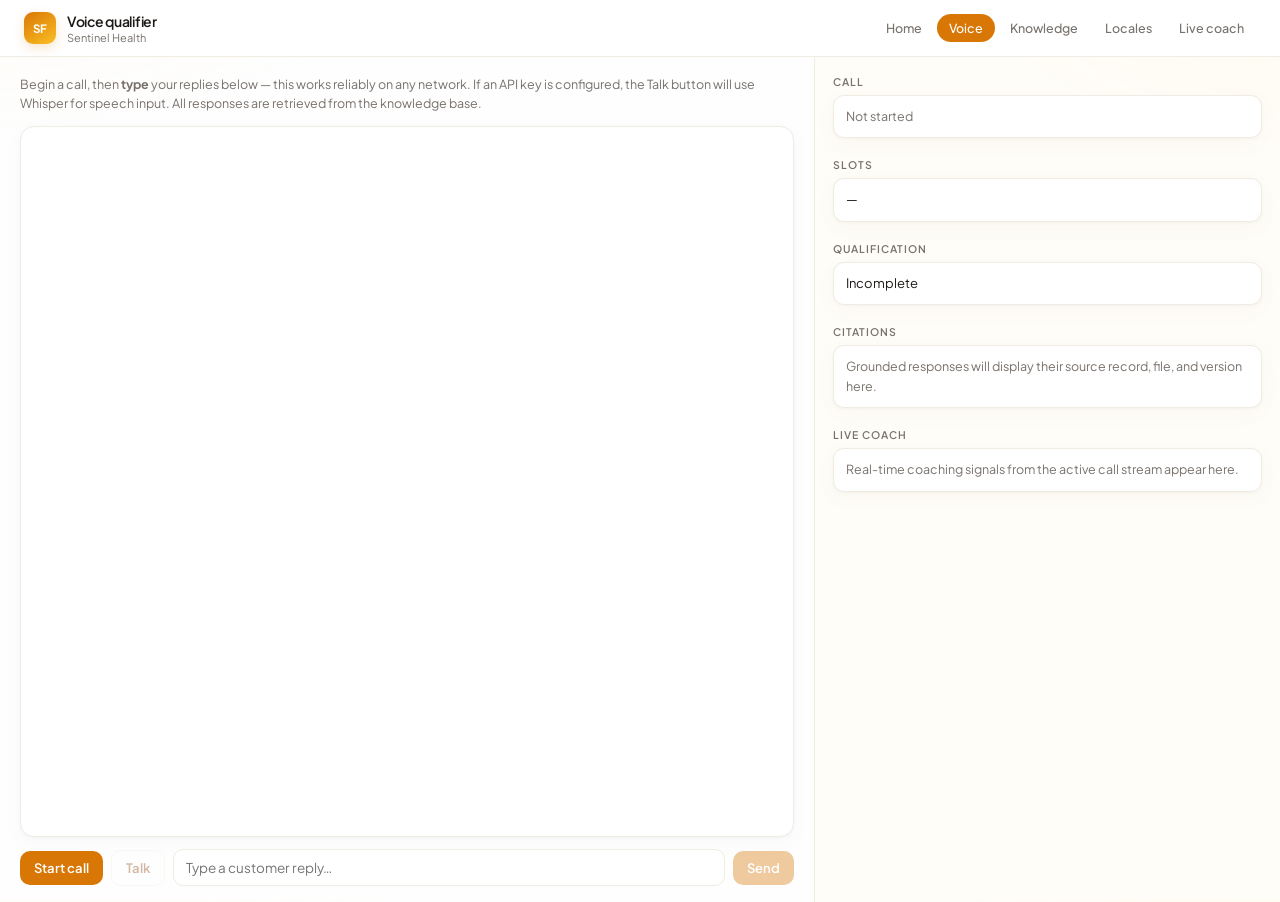
<file: q1_voice_agent/static/index.html>
<!DOCTYPE html>
<html lang="en">
<head>
<meta charset="utf-8">
<title>Voice qualifier · Sunfyre</title>
<meta name="viewport" content="width=device-width, initial-scale=1">
<link rel="preconnect" href="https://fonts.googleapis.com">
<link href="https://fonts.googleapis.com/css2?family=Plus+Jakarta+Sans:ital,wght@0,300;0,400;0,500;0,600;0,700;0,800;1,400&family=IBM+Plex+Mono:wght@400;500&display=swap" rel="stylesheet">
<link rel="stylesheet" href="/static/app.css?v=3">
</head>
<body>
<header class="topbar">
  <a class="brand" href="/">
    <div class="mark">SF</div>
    <div><h1>Voice qualifier</h1><small>Sentinel Health</small></div>
  </a>
  <nav class="nav">
    <a href="/">Home</a>
    <a class="active" href="/agent">Voice</a>
    <a href="/kb">Knowledge</a>
    <a href="/native">Locales</a>
    <a href="/live">Live coach</a>
  </nav>
</header>
<div class="split">
  <section class="chat-pane">
    <p class="hint">Begin a call, then <b>type</b> your replies below — this works reliably on any network. If an API key is configured, the Talk button will use Whisper for speech input. All responses are retrieved from the knowledge base.</p>
    <div class="log" id="log"></div>
    <div class="composer">
      <button id="start">Start call</button>
      <button id="talk" class="secondary" disabled>Talk</button>
      <input id="text" placeholder="Type a customer reply…" disabled>
      <button id="send" disabled>Send</button>
    </div>
  </section>
  <aside class="side">
    <h2>Call</h2>
    <div id="callmeta" class="side-card hint">Not started</div>
    <h2>Slots</h2>
    <div id="slots" class="side-card">—</div>
    <h2>Qualification</h2>
    <div id="qual" class="side-card">Incomplete</div>
    <h2>Citations</h2>
    <div id="cites" class="side-card hint">Grounded responses will display their source record, file, and version here.</div>
    <h2>Live coach</h2>
    <div id="nudges" class="side-card hint">Real-time coaching signals from the active call stream appear here.</div>
  </aside>
</div>
<script>
let callId = null;
let whisperOn = false;
const logEl = document.getElementById('log');
function add(role, text) {
  const d = document.createElement('div');
  d.className = 'msg ' + (role === 'agent' ? 'agent' : 'cust');
  d.innerHTML = `<div class="who">${role === 'agent' ? 'Agent' : 'You'}</div>${text}`;
  logEl.appendChild(d);
  logEl.scrollTop = logEl.scrollHeight;
}
function playTts(text) {
  const url = '/agent/tts?lang=en&text=' + encodeURIComponent(text);
  const a = new Audio(url);
  a.play().catch(() => {});
}
function renderState(data) {
  document.getElementById('callmeta').textContent = `call ${data.call_id || callId} · ended=${!!data.ended} · lead=${data.lead_id || '—'}`;
  const s = data.slots || {};
  document.getElementById('slots').innerHTML = Object.keys(s).length
    ? Object.entries(s).map(([k,v]) => `<span class="pill">${k}: ${v}</span>`).join('') : '—';
  const q = data.qualification || {};
  const cls = q.status === 'Qualified' ? 'ok' : (q.status === 'Not Eligible' ? 'bad' : 'warn');
  document.getElementById('qual').innerHTML = q.status
    ? `<span class="pill ${cls}">${q.status}</span> ${q.plan || ''} <div class="hint">${(q.reasons||[]).join('; ')}</div>`
    : 'Incomplete';
  const cites = (data.citations && data.citations.length) ? data.citations
    : ((data.retrieval||{}).hits||[]).map(h => h.citation);
  document.getElementById('cites').innerHTML = (cites||[]).map(c => `<div class="cite">${c}</div>`).join('') || '—';
  const nudges = data.nudges || [];
  document.getElementById('nudges').innerHTML = nudges.length
    ? nudges.map(n => `<div class="cite"><b>${n.kind}</b> (${n.confidence}) ${n.text}</div>`).join('')
    : 'No coaching signals yet.';
}
document.getElementById('start').onclick = async () => {
  const r = await fetch('/agent/start', {method:'POST'});
  const data = await r.json();
  callId = data.call_id;
  whisperOn = !!data.whisper;
  logEl.innerHTML = '';
  add('agent', data.reply);
  if (whisperOn) add('agent', 'Voice input is active. Click Talk, speak, then click Talk again to submit.');
  else add('agent', 'No API key detected — use the text input below. Talk may not work on restricted networks.');
  playTts(data.reply);
  renderState(data);
  document.getElementById('text').disabled = false;
  document.getElementById('send').disabled = false;
  document.getElementById('talk').disabled = false;
};
async function sendUtterance(t) {
  t = (t || '').trim();
  if (!t || !callId) return;
  add('customer', t);
  try {
    const r = await fetch('/agent/turn-text', {
      method:'POST', headers:{'Content-Type':'application/json'},
      body: JSON.stringify({call_id: callId, text: t})
    });
    if (!r.ok) {
      add('agent', 'Error communicating with server (' + r.status + '). Please try again.');
      return;
    }
    const data = await r.json();
    const reply = data.reply || data.detail || 'I did not catch that.';
    add('agent', typeof reply === 'string' ? reply : JSON.stringify(reply));
    playTts(typeof reply === 'string' ? reply : '');
    renderState(data.reply ? data : {call_id: callId});
  } catch (err) {
    add('agent', 'Network error. Please try again.');
  }
}
async function sendText() {
  const inp = document.getElementById('text');
  const t = inp.value.trim();
  inp.value = '';
  await sendUtterance(t);
}
document.getElementById('send').onclick = sendText;
document.getElementById('text').addEventListener('keydown', e => { if (e.key==='Enter') sendText(); });

const talk = document.getElementById('talk');
let listening = false;
let rec = null;
let draft = '';
let retriedLang = false;
let mediaRec = null;
let chunks = [];

function SpeechEngine() { return window.SpeechRecognition || window.webkitSpeechRecognition; }
function stopListen(sendDraft) {
  listening = false;
  talk.textContent = 'Talk';
  try { if (rec) rec.stop(); } catch (e) {}
  rec = null;
  if (sendDraft && draft.trim()) sendUtterance(draft.trim());
  draft = '';
}
function startListen(lang) {
  const SR = SpeechEngine();
  if (!SR) { add('agent', 'This browser does not support speech recognition. Please type your response.'); return; }
  rec = new SR();
  rec.lang = lang; rec.interimResults = true; rec.continuous = true;
  listening = true; draft = '';
  talk.textContent = 'Listening… click to send';
  rec.onresult = (e) => {
    let said = '';
    for (let i = 0; i < e.results.length; i++) said += e.results[i][0].transcript;
    draft = said.trim();
  };
  rec.onerror = (e) => {
    const err = e.error || '';
    if (err === 'aborted' || err === 'no-speech') return;
    if (err === 'network' && !retriedLang) { retriedLang = true; try { rec.stop(); } catch (x) {} startListen('en-US'); return; }
    listening = false; talk.textContent = 'Talk'; rec = null;
    if (draft.trim()) { sendUtterance(draft.trim()); draft = ''; return; }
    if (err === 'network' || err === 'service-not-allowed')
      add('agent', 'Speech service unavailable on this network. Please type your response instead.');
    else if (err === 'not-allowed') add('agent', 'Microphone access was denied. Please type your response.');
    else add('agent', 'Speech input failed (' + err + '). Please type instead.');
  };
  rec.onend = () => {
    if (!listening) return;
    listening = false; talk.textContent = 'Talk';
    if (draft.trim()) sendUtterance(draft.trim());
    draft = ''; rec = null;
  };
  try { rec.start(); } catch (e) { listening = false; talk.textContent = 'Talk'; add('agent', 'Unable to start microphone.'); }
}
talk.onclick = async () => {
  if (whisperOn) {
    if (listening) {
      listening = false; talk.textContent = 'Talk';
      if (mediaRec && mediaRec.state !== 'inactive') mediaRec.stop();
      return;
    }
    try {
      const stream = await navigator.mediaDevices.getUserMedia({audio: true});
      chunks = [];
      mediaRec = new MediaRecorder(stream);
      mediaRec.ondataavailable = e => { if (e.data.size) chunks.push(e.data); };
      mediaRec.onstop = async () => {
        stream.getTracks().forEach(t => t.stop());
        const blob = new Blob(chunks, {type: mediaRec.mimeType || 'audio/webm'});
        const fd = new FormData();
        fd.append('call_id', callId);
        fd.append('audio', blob, (mediaRec.mimeType || '').includes('mp4') ? 'clip.mp4' : 'clip.webm');
        try {
          const r = await fetch('/agent/turn-audio', {method: 'POST', body: fd});
          const data = await r.json();
          if (data.asr_text) add('customer', data.asr_text);
          const reply = data.reply || 'I did not catch that.';
          add('agent', reply); playTts(reply); renderState(data);
        } catch (err) {
          add('agent', 'Audio upload failed. Please type your reply instead.');
        }
      };
      mediaRec.start(); listening = true;
      talk.textContent = 'Listening… click to send';
    } catch (e) { add('agent', 'Microphone access was denied. Please type your response.'); }
    return;
  }
  if (listening) { stopListen(true); return; }
  retriedLang = false; startListen('en-IN');
};
</script>
</body>
</html>
</file>
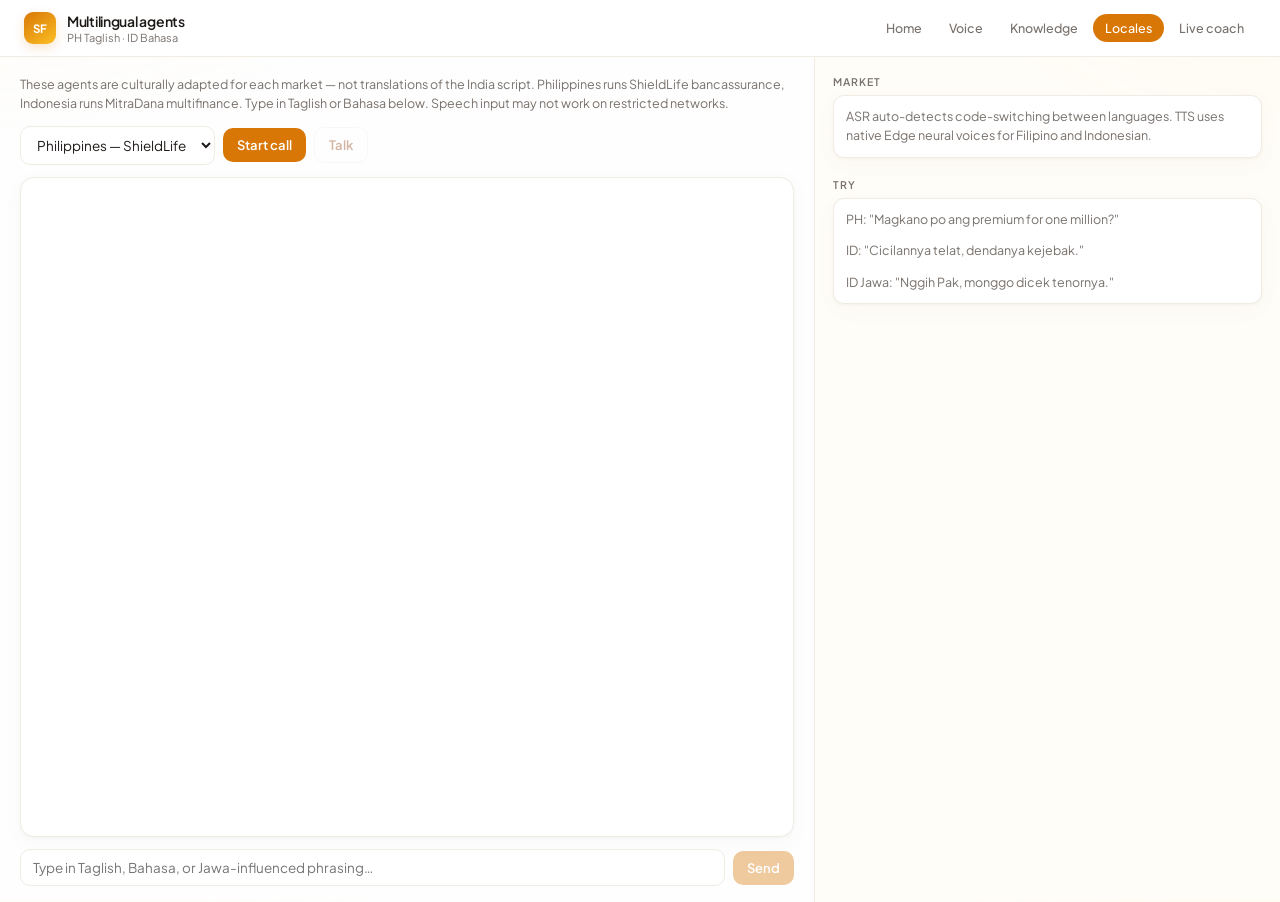
<file: q3_native_bots/static/index.html>
<!DOCTYPE html>
<html lang="en">
<head>
<meta charset="utf-8">
<title>Locales · Sunfyre</title>
<meta name="viewport" content="width=device-width, initial-scale=1">
<link rel="preconnect" href="https://fonts.googleapis.com">
<link href="https://fonts.googleapis.com/css2?family=Plus+Jakarta+Sans:ital,wght@0,300;0,400;0,500;0,600;0,700;0,800;1,400&family=IBM+Plex+Mono:wght@400;500&display=swap" rel="stylesheet">
<link rel="stylesheet" href="/static/app.css?v=3">
</head>
<body>
<header class="topbar">
  <a class="brand" href="/">
    <div class="mark">SF</div>
    <div><h1>Multilingual agents</h1><small>PH Taglish · ID Bahasa</small></div>
  </a>
  <nav class="nav">
    <a href="/">Home</a>
    <a href="/agent">Voice</a>
    <a href="/kb">Knowledge</a>
    <a class="active" href="/native">Locales</a>
    <a href="/live">Live coach</a>
  </nav>
</header>
<div class="split">
  <section class="chat-pane">
    <p class="hint">These agents are culturally adapted for each market — not translations of the India script. Philippines runs ShieldLife bancassurance, Indonesia runs MitraDana multifinance. Type in Taglish or Bahasa below. Speech input may not work on restricted networks.</p>
    <div class="composer" style="margin-top:0">
      <select id="market">
        <option value="PH">Philippines — ShieldLife</option>
        <option value="ID">Indonesia — MitraDana</option>
      </select>
      <button id="start">Start call</button>
      <button id="talk" class="secondary" disabled>Talk</button>
      <span class="hint" id="meta"></span>
    </div>
    <div class="log" id="log" style="margin-top:12px"></div>
    <div class="composer">
      <input id="text" placeholder="Type in Taglish, Bahasa, or Jawa-influenced phrasing…" disabled>
      <button id="send" disabled>Send</button>
    </div>
  </section>
  <aside class="side">
    <h2>Market</h2>
    <div class="side-card hint">ASR auto-detects code-switching between languages. TTS uses native Edge neural voices for Filipino and Indonesian.</div>
    <h2>Try</h2>
    <div class="side-card">
      <p class="hint">PH: "Magkano po ang premium for one million?"</p>
      <p class="hint">ID: "Cicilannya telat, dendanya kejebak."</p>
      <p class="hint" style="margin:0">ID Jawa: "Nggih Pak, monggo dicek tenornya."</p>
    </div>
  </aside>
</div>
<script>
let callId=null, market='PH';
const logEl=document.getElementById('log');
function add(role,text){
  const d=document.createElement('div');
  d.className='msg '+(role==='cust'||role==='customer'?'cust':'agent');
  d.innerHTML=`<div class="who">${role==='cust'||role==='customer'?'You':'Agent'}</div>${text}`;
  logEl.appendChild(d); logEl.scrollTop=logEl.scrollHeight;
}
function tts(text, lang){ new Audio('/native/tts?lang='+lang+'&text='+encodeURIComponent(text)).play().catch(()=>{}); }
document.getElementById('start').onclick=async()=>{
  market=document.getElementById('market').value;
  const r=await fetch('/native/start/'+market,{method:'POST'});
  const d=await r.json(); callId=d.call_id; logEl.innerHTML='';
  add('agent', d.reply); tts(d.reply, market==='PH'?'fil':'id');
  document.getElementById('meta').textContent = d.company+' · '+d.use_case;
  document.getElementById('text').disabled=false; document.getElementById('send').disabled=false;
  document.getElementById('talk').disabled=false;
};
let listening=false;
document.getElementById('talk').onclick=()=>{
  const SR=window.SpeechRecognition||window.webkitSpeechRecognition;
  if(!SR){ add('agent','Browser speech API not available — please type your response.'); return; }
  if(listening) return;
  const rec=new SR();
  rec.lang = market==='PH' ? 'fil-PH' : 'id-ID';
  rec.interimResults=false; rec.continuous=false;
  listening=true; document.getElementById('talk').textContent='Listening…';
  rec.onresult=e=>{
    const said=(e.results[0]&&e.results[0][0]&&e.results[0][0].transcript)||'';
    if(!said) return;
    add('cust', said);
    fetch('/native/turn-text',{method:'POST',headers:{'Content-Type':'application/json'},
      body:JSON.stringify({call_id:callId,text:said,market})})
      .then(r=>r.json()).then(d=>{
        const reply=d.reply||'I did not catch that.';
        add('agent', reply); tts(reply, market==='PH'?'fil':'id');
      });
  };
  rec.onerror=e=>{
    const err=e.error||'';
    if(err==='aborted'||err==='no-speech') return;
    if(err==='network'||err==='service-not-allowed'){
      add('agent','Speech service unavailable on this network. Please type your response.');
      return;
    }
    add('agent','Speech input failed ('+err+'). Please type instead.');
  };
  rec.onend=()=>{listening=false; document.getElementById('talk').textContent='Talk';};
  rec.start();
};
async function send(){
  const inp=document.getElementById('text'); const t=inp.value.trim(); if(!t) return; inp.value='';
  add('cust', t);
  const r=await fetch('/native/turn-text',{method:'POST',headers:{'Content-Type':'application/json'},body:JSON.stringify({call_id:callId,text:t,market})});
  const d=await r.json(); add('agent', d.reply); tts(d.reply, market==='PH'?'fil':'id');
}
document.getElementById('send').onclick=send;
document.getElementById('text').addEventListener('keydown',e=>{if(e.key==='Enter')send();});
</script>
</body>
</html>
</file>
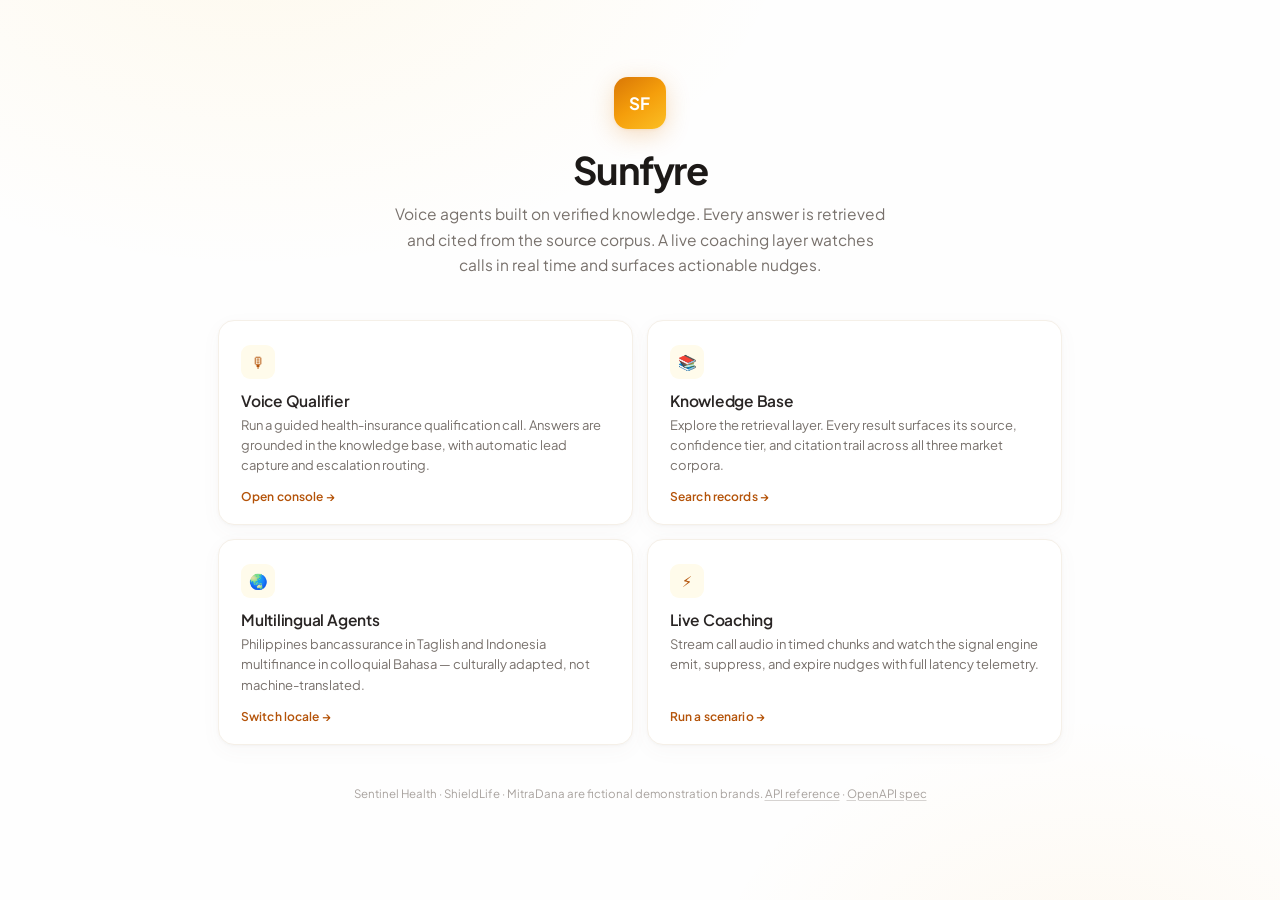
<file: static/home.html>
<!DOCTYPE html>
<html lang="en">
<head>
<meta charset="utf-8">
<title>Sunfyre</title>
<meta name="viewport" content="width=device-width, initial-scale=1">
<meta name="description" content="Sunfyre — grounded voice operations for insurance and consumer finance.">
<link rel="preconnect" href="https://fonts.googleapis.com">
<link rel="preconnect" href="https://fonts.gstatic.com" crossorigin>
<link href="https://fonts.googleapis.com/css2?family=Plus+Jakarta+Sans:ital,wght@0,300;0,400;0,500;0,600;0,700;0,800;1,400&family=IBM+Plex+Mono:wght@400;500&display=swap" rel="stylesheet">
<link rel="stylesheet" href="/static/app.css?v=3">
<style>
  body.home-page {
    min-height: 100vh;
    display: flex;
    align-items: center;
    justify-content: center;
    background:
      radial-gradient(ellipse 900px 600px at 20% -10%, rgba(251,191,36,.08) 0%, transparent 60%),
      radial-gradient(ellipse 700px 500px at 85% 110%, rgba(245,158,11,.06) 0%, transparent 55%),
      #fefefe;
  }

  .home-wrap {
    width: 100%;
    max-width: 900px;
    padding: 48px 28px 56px;
    text-align: center;
    animation: fadeUp .5s ease-out both;
  }

  @keyframes fadeUp {
    from { opacity: 0; transform: translateY(14px); }
    to   { opacity: 1; transform: translateY(0); }
  }

  .home-mark {
    display: inline-flex;
    align-items: center;
    justify-content: center;
    width: 52px;
    height: 52px;
    border-radius: 14px;
    background: linear-gradient(145deg, #d97706 0%, #f59e0b 50%, #fbbf24 100%);
    color: #fff;
    font-weight: 700;
    font-size: 17px;
    letter-spacing: .03em;
    box-shadow: 0 6px 24px rgba(217,119,6,.24), 0 1px 3px rgba(217,119,6,.10);
    margin-bottom: 20px;
  }

  .home-title {
    margin: 0 0 10px;
    font-size: 38px;
    font-weight: 700;
    letter-spacing: -.04em;
    color: #1c1917;
    line-height: 1.1;
  }

  .home-sub {
    margin: 0 0 42px;
    color: #78716c;
    font-size: 15.5px;
    line-height: 1.65;
    max-width: 500px;
    margin-left: auto;
    margin-right: auto;
    font-weight: 400;
  }

  .home-cards {
    display: grid;
    grid-template-columns: repeat(2, 1fr);
    gap: 14px;
    text-align: left;
  }

  .home-tile {
    display: flex;
    flex-direction: column;
    background: #fff;
    border: 1px solid #f5f0e8;
    border-radius: 16px;
    padding: 24px 22px 20px;
    color: inherit;
    text-decoration: none;
    box-shadow: 0 1px 3px rgba(120,113,108,.05), 0 6px 20px rgba(120,113,108,.04);
    transition: transform .18s ease, box-shadow .18s ease, border-color .18s ease;
    position: relative;
    overflow: hidden;
  }

  .home-tile::before {
    content: '';
    position: absolute;
    top: 0; left: 0; right: 0;
    height: 2.5px;
    background: linear-gradient(90deg, #d97706, #fbbf24);
    opacity: 0;
    transition: opacity .18s ease;
  }

  .home-tile:hover {
    transform: translateY(-3px);
    box-shadow: 0 10px 32px rgba(217,119,6,.08), 0 2px 6px rgba(120,113,108,.05);
    border-color: #fde68a;
    color: inherit;
  }

  .home-tile:hover::before { opacity: 1; }

  .home-tile .tile-icon {
    width: 34px;
    height: 34px;
    border-radius: 9px;
    display: grid;
    place-items: center;
    font-size: 15px;
    margin-bottom: 12px;
    background: #fffbeb;
    color: #b45309;
  }

  .home-tile h3 {
    margin: 0 0 5px;
    font-size: 15.5px;
    font-weight: 600;
    letter-spacing: -.015em;
    color: #292524;
  }

  .home-tile p {
    margin: 0;
    color: #78716c;
    font-size: 13px;
    line-height: 1.55;
    flex: 1;
    font-weight: 400;
  }

  .home-tile .tile-go {
    margin-top: 14px;
    font-size: 12px;
    font-weight: 600;
    color: #b45309;
    letter-spacing: .01em;
    transition: color .15s ease;
  }

  .home-tile:hover .tile-go { color: #92400e; }

  .home-footer {
    margin-top: 40px;
    color: #a8a29e;
    font-size: 11.5px;
    line-height: 1.6;
  }

  .home-footer a {
    color: #a8a29e;
    text-decoration: underline;
    text-decoration-color: #d6d3d1;
    text-underline-offset: 2px;
  }

  .home-footer a:hover {
    color: #b45309;
    text-decoration-color: #b45309;
  }

  @media (max-width: 640px) {
    .home-cards { grid-template-columns: 1fr; }
    .home-title { font-size: 28px; }
    .home-wrap { padding: 32px 18px 40px; }
  }
</style>
</head>
<body class="home-page">
<div class="home-wrap">
  <div class="home-mark">SF</div>
  <h1 class="home-title">Sunfyre</h1>
  <p class="home-sub">Voice agents built on verified knowledge. Every answer is retrieved and cited from the source corpus. A live coaching layer watches calls in real time and surfaces actionable nudges.</p>

  <div class="home-cards">
    <a class="home-tile" href="/agent">
      <div class="tile-icon">🎙</div>
      <h3>Voice Qualifier</h3>
      <p>Run a guided health-insurance qualification call. Answers are grounded in the knowledge base, with automatic lead capture and escalation routing.</p>
      <span class="tile-go">Open console →</span>
    </a>
    <a class="home-tile" href="/kb">
      <div class="tile-icon">📚</div>
      <h3>Knowledge Base</h3>
      <p>Explore the retrieval layer. Every result surfaces its source, confidence tier, and citation trail across all three market corpora.</p>
      <span class="tile-go">Search records →</span>
    </a>
    <a class="home-tile" href="/native">
      <div class="tile-icon">🌏</div>
      <h3>Multilingual Agents</h3>
      <p>Philippines bancassurance in Taglish and Indonesia multifinance in colloquial Bahasa — culturally adapted, not machine-translated.</p>
      <span class="tile-go">Switch locale →</span>
    </a>
    <a class="home-tile" href="/live">
      <div class="tile-icon">⚡</div>
      <h3>Live Coaching</h3>
      <p>Stream call audio in timed chunks and watch the signal engine emit, suppress, and expire nudges with full latency telemetry.</p>
      <span class="tile-go">Run a scenario →</span>
    </a>
  </div>

  <p class="home-footer">
    Sentinel Health · ShieldLife · MitraDana are fictional demonstration brands.
    <a href="/docs">API reference</a> · <a href="/docs/openapi">OpenAPI spec</a>
  </p>
</div>
</body>
</html>
</file>
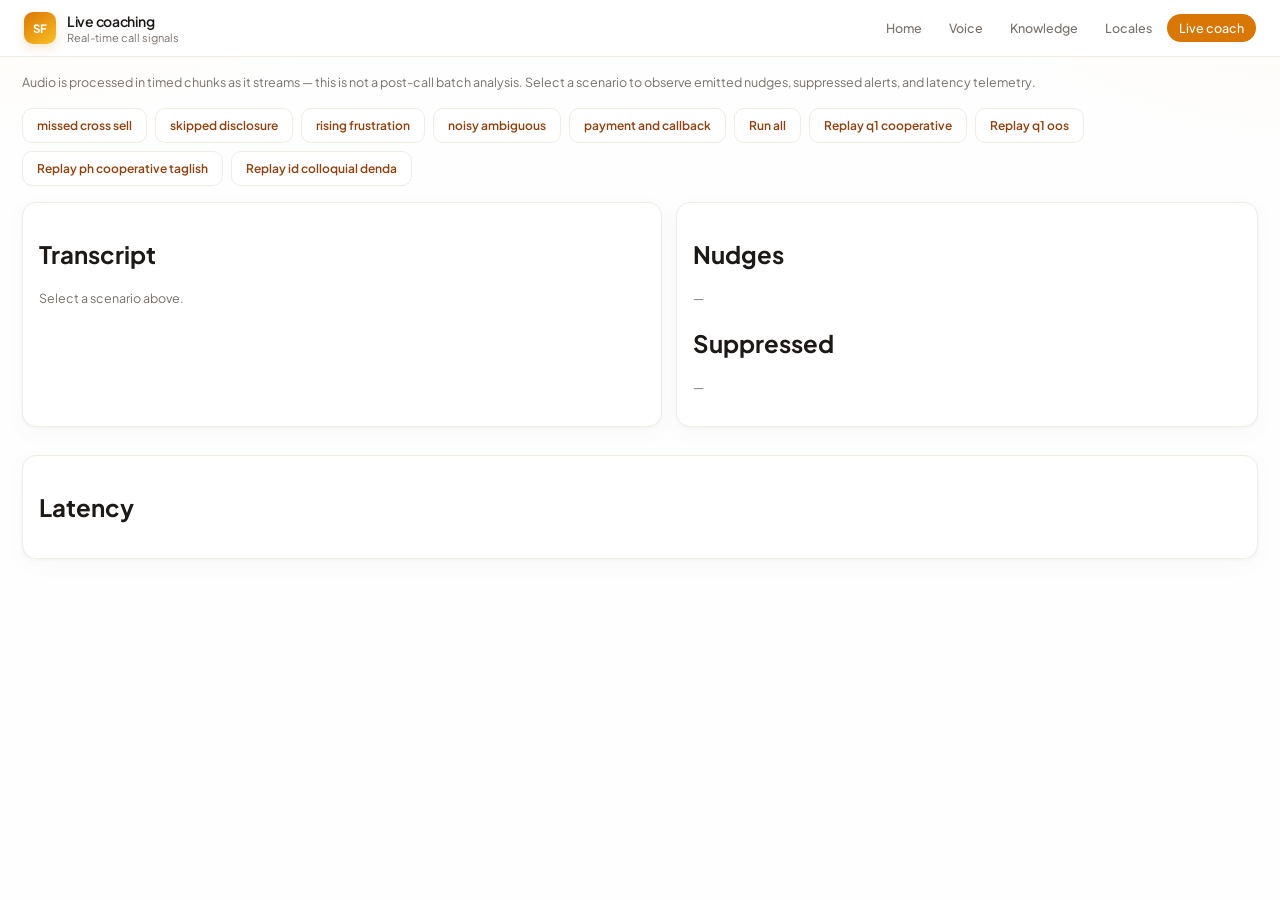
<file: q4_live_nudges/static/dashboard.html>
<!DOCTYPE html>
<html lang="en">
<head>
<meta charset="utf-8">
<title>Live coach · Sunfyre</title>
<meta name="viewport" content="width=device-width, initial-scale=1">
<link rel="preconnect" href="https://fonts.googleapis.com">
<link href="https://fonts.googleapis.com/css2?family=Plus+Jakarta+Sans:ital,wght@0,300;0,400;0,500;0,600;0,700;0,800;1,400&family=IBM+Plex+Mono:wght@400;500&display=swap" rel="stylesheet">
<link rel="stylesheet" href="/static/app.css?v=3">
</head>
<body>
<header class="topbar">
  <a class="brand" href="/">
    <div class="mark">SF</div>
    <div><h1>Live coaching</h1><small>Real-time call signals</small></div>
  </a>
  <nav class="nav">
    <a href="/">Home</a>
    <a href="/agent">Voice</a>
    <a href="/kb">Knowledge</a>
    <a href="/native">Locales</a>
    <a class="active" href="/live">Live coach</a>
  </nav>
</header>
<p class="hint" style="padding:16px 22px 0;margin:0">Audio is processed in timed chunks as it streams — this is not a post-call batch analysis. Select a scenario to observe emitted nudges, suppressed alerts, and latency telemetry.</p>
<div class="toolbar" id="btns"></div>
<div class="dash">
  <div class="panel"><h2>Transcript</h2><div id="tr" class="hint">Select a scenario above.</div></div>
  <div class="panel"><h2>Nudges</h2><div id="nu" class="hint">—</div><h2>Suppressed</h2><div id="su" class="hint">—</div></div>
  <div class="panel" style="grid-column:1/-1"><h2>Latency</h2><div id="lat"></div></div>
</div>
<script>
const names = ["missed_cross_sell","skipped_disclosure","rising_frustration","noisy_ambiguous","payment_and_callback"];
const btns = document.getElementById('btns');
names.forEach(n => {
  const b = document.createElement('button'); b.textContent = n.replaceAll('_',' '); b.onclick = () => run(n); btns.appendChild(b);
});
const all = document.createElement('button'); all.textContent = 'Run all'; all.onclick = () => run('all'); btns.appendChild(all);
['q1_cooperative','q1_oos','ph_cooperative_taglish','id_colloquial_denda'].forEach(stem => {
  const b = document.createElement('button'); b.textContent = 'Replay ' + stem.replaceAll('_',' '); b.onclick = () => replay(stem); btns.appendChild(b);
});
async function replay(stem) {
  document.getElementById('tr').textContent = 'Replaying ' + stem + ' …';
  const r = await fetch('/live/replay-transcript/' + stem + '?fast=true', {method:'POST'});
  const data = await r.json();
  if (data.error) { document.getElementById('tr').textContent = data.error; return; }
  const full = await fetch('/live/last/replay:' + stem).then(x => x.json());
  paint(full);
}
async function run(name) {
  document.getElementById('tr').textContent = 'Running ' + name + ' …';
  const r = await fetch('/live/run/' + name + '?fast=true', {method:'POST'});
  const data = await r.json();
  const first = data.results[data.results.length-1];
  const full = await fetch('/live/last/' + first.name).then(x => x.json());
  paint(full);
}
function paint(full) {
  document.getElementById('tr').innerHTML = (full.transcript||[]).map(t =>
    `<div class="line ${t.speaker}"><b>${t.speaker}</b> ${t.text}</div>`).join('') || '—';
  document.getElementById('nu').innerHTML = (full.nudges||[]).map(n =>
    `<div class="nudge ${n.kind}"><b>${n.kind}</b> · ${n.confidence}<br>${n.text}<br><i>${n.evidence}</i></div>`).join('') || '<em>none</em>';
  document.getElementById('su').innerHTML = (full.suppressed||[]).map(n =>
    `<div class="cite">${n.kind} — ${n.suppress_reason}</div>`).join('') || '<em>none</em>';
  const lat = full.latency || {};
  document.getElementById('lat').innerHTML = '<table><tr><th>component</th><th>n</th><th>p50</th><th>p95</th><th>mean</th></tr>' +
    Object.entries(lat).map(([k,s]) => `<tr><td>${k}</td><td>${s.count}</td><td>${s.p50_ms}</td><td>${s.p95_ms}</td><td>${s.mean_ms}</td></tr>`).join('') + '</table>';
}
try {
  const ws = new WebSocket((location.protocol==='https:'?'wss':'ws') + '://' + location.host + '/live/ws');
  ws.onmessage = ev => console.log('nudge ws', ev.data);
} catch (e) {}
</script>
</body>
</html>
</file>
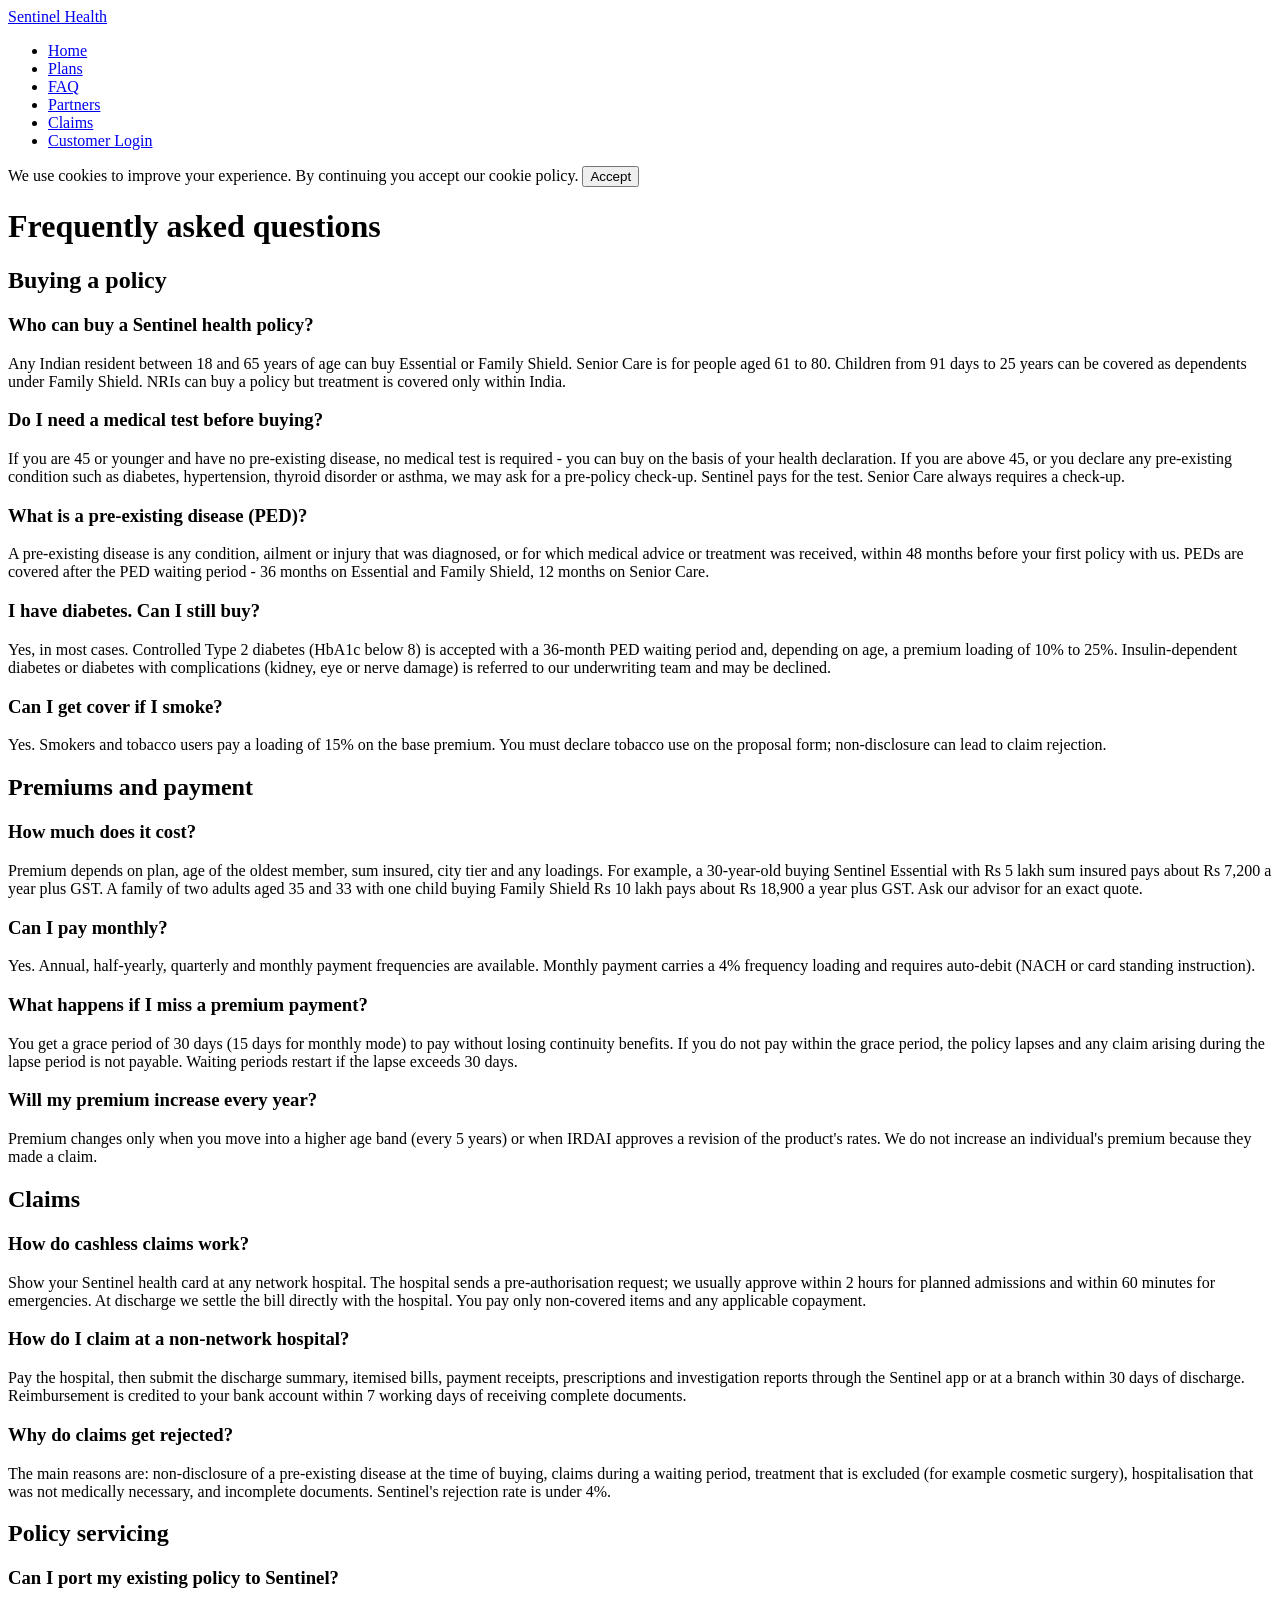
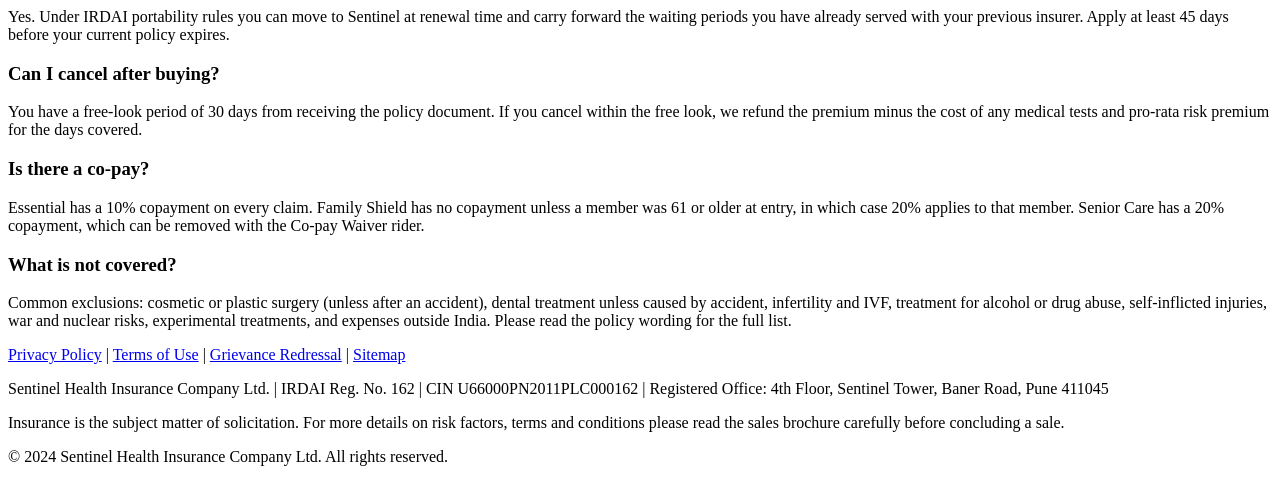
<file: q2_knowledge_base/sources/website/faq.html>
<!DOCTYPE html>
<html lang="en">
<head><meta charset="utf-8"><title>FAQ | Sentinel Health Insurance</title></head>
<body>
<header class="site-header">
  <a class="logo" href="/">Sentinel Health</a>
  <nav>
    <ul>
      <li><a href="/">Home</a></li>
      <li><a href="/plans.html">Plans</a></li>
      <li><a href="/faq.html">FAQ</a></li>
      <li><a href="/partners.html">Partners</a></li>
      <li><a href="/claims">Claims</a></li>
      <li><a href="/login">Customer Login</a></li>
    </ul>
  </nav>
</header>
<div class="cookie-banner">We use cookies to improve your experience. By continuing you accept our cookie policy. <button>Accept</button></div>

<main>
  <h1>Frequently asked questions</h1>

  <h2>Buying a policy</h2>

  <h3>Who can buy a Sentinel health policy?</h3>
  <p>Any Indian resident between 18 and 65 years of age can buy Essential or Family Shield. Senior Care is for people aged 61 to 80. Children from 91 days to 25 years can be covered as dependents under Family Shield. NRIs can buy a policy but treatment is covered only within India.</p>

  <h3>Do I need a medical test before buying?</h3>
  <p>If you are 45 or younger and have no pre-existing disease, no medical test is required - you can buy on the basis of your health declaration. If you are above 45, or you declare any pre-existing condition such as diabetes, hypertension, thyroid disorder or asthma, we may ask for a pre-policy check-up. Sentinel pays for the test. Senior Care always requires a check-up.</p>

  <h3>What is a pre-existing disease (PED)?</h3>
  <p>A pre-existing disease is any condition, ailment or injury that was diagnosed, or for which medical advice or treatment was received, within 48 months before your first policy with us. PEDs are covered after the PED waiting period - 36 months on Essential and Family Shield, 12 months on Senior Care.</p>

  <h3>I have diabetes. Can I still buy?</h3>
  <p>Yes, in most cases. Controlled Type 2 diabetes (HbA1c below 8) is accepted with a 36-month PED waiting period and, depending on age, a premium loading of 10% to 25%. Insulin-dependent diabetes or diabetes with complications (kidney, eye or nerve damage) is referred to our underwriting team and may be declined.</p>

  <h3>Can I get cover if I smoke?</h3>
  <p>Yes. Smokers and tobacco users pay a loading of 15% on the base premium. You must declare tobacco use on the proposal form; non-disclosure can lead to claim rejection.</p>

  <h2>Premiums and payment</h2>

  <h3>How much does it cost?</h3>
  <p>Premium depends on plan, age of the oldest member, sum insured, city tier and any loadings. For example, a 30-year-old buying Sentinel Essential with Rs 5 lakh sum insured pays about Rs 7,200 a year plus GST. A family of two adults aged 35 and 33 with one child buying Family Shield Rs 10 lakh pays about Rs 18,900 a year plus GST. Ask our advisor for an exact quote.</p>

  <h3>Can I pay monthly?</h3>
  <p>Yes. Annual, half-yearly, quarterly and monthly payment frequencies are available. Monthly payment carries a 4% frequency loading and requires auto-debit (NACH or card standing instruction).</p>

  <h3>What happens if I miss a premium payment?</h3>
  <p>You get a grace period of 30 days (15 days for monthly mode) to pay without losing continuity benefits. If you do not pay within the grace period, the policy lapses and any claim arising during the lapse period is not payable. Waiting periods restart if the lapse exceeds 30 days.</p>

  <h3>Will my premium increase every year?</h3>
  <p>Premium changes only when you move into a higher age band (every 5 years) or when IRDAI approves a revision of the product's rates. We do not increase an individual's premium because they made a claim.</p>

  <h2>Claims</h2>

  <h3>How do cashless claims work?</h3>
  <p>Show your Sentinel health card at any network hospital. The hospital sends a pre-authorisation request; we usually approve within 2 hours for planned admissions and within 60 minutes for emergencies. At discharge we settle the bill directly with the hospital. You pay only non-covered items and any applicable copayment.</p>

  <h3>How do I claim at a non-network hospital?</h3>
  <p>Pay the hospital, then submit the discharge summary, itemised bills, payment receipts, prescriptions and investigation reports through the Sentinel app or at a branch within 30 days of discharge. Reimbursement is credited to your bank account within 7 working days of receiving complete documents.</p>

  <h3>Why do claims get rejected?</h3>
  <p>The main reasons are: non-disclosure of a pre-existing disease at the time of buying, claims during a waiting period, treatment that is excluded (for example cosmetic surgery), hospitalisation that was not medically necessary, and incomplete documents. Sentinel's rejection rate is under 4%.</p>

  <h2>Policy servicing</h2>

  <h3>Can I port my existing policy to Sentinel?</h3>
  <p>Yes. Under IRDAI portability rules you can move to Sentinel at renewal time and carry forward the waiting periods you have already served with your previous insurer. Apply at least 45 days before your current policy expires.</p>

  <h3>Can I cancel after buying?</h3>
  <p>You have a free-look period of 30 days from receiving the policy document. If you cancel within the free look, we refund the premium minus the cost of any medical tests and pro-rata risk premium for the days covered.</p>

  <h3>Is there a co-pay?</h3>
  <p>Essential has a 10% copayment on every claim. Family Shield has no copayment unless a member was 61 or older at entry, in which case 20% applies to that member. Senior Care has a 20% copayment, which can be removed with the Co-pay Waiver rider.</p>

  <h3>What is not covered?</h3>
  <p>Common exclusions: cosmetic or plastic surgery (unless after an accident), dental treatment unless caused by accident, infertility and IVF, treatment for alcohol or drug abuse, self-inflicted injuries, war and nuclear risks, experimental treatments, and expenses outside India. Please read the policy wording for the full list.</p>
</main>

<footer class="site-footer">
  <div class="footer-links">
    <a href="/privacy">Privacy Policy</a> | <a href="/terms">Terms of Use</a> | <a href="/grievance">Grievance Redressal</a> | <a href="/sitemap">Sitemap</a>
  </div>
  <p>Sentinel Health Insurance Company Ltd. | IRDAI Reg. No. 162 | CIN U66000PN2011PLC000162 | Registered Office: 4th Floor, Sentinel Tower, Baner Road, Pune 411045</p>
  <p>Insurance is the subject matter of solicitation. For more details on risk factors, terms and conditions please read the sales brochure carefully before concluding a sale.</p>
  <p>&copy; 2024 Sentinel Health Insurance Company Ltd. All rights reserved.</p>
</footer>
</body>
</html>
</file>
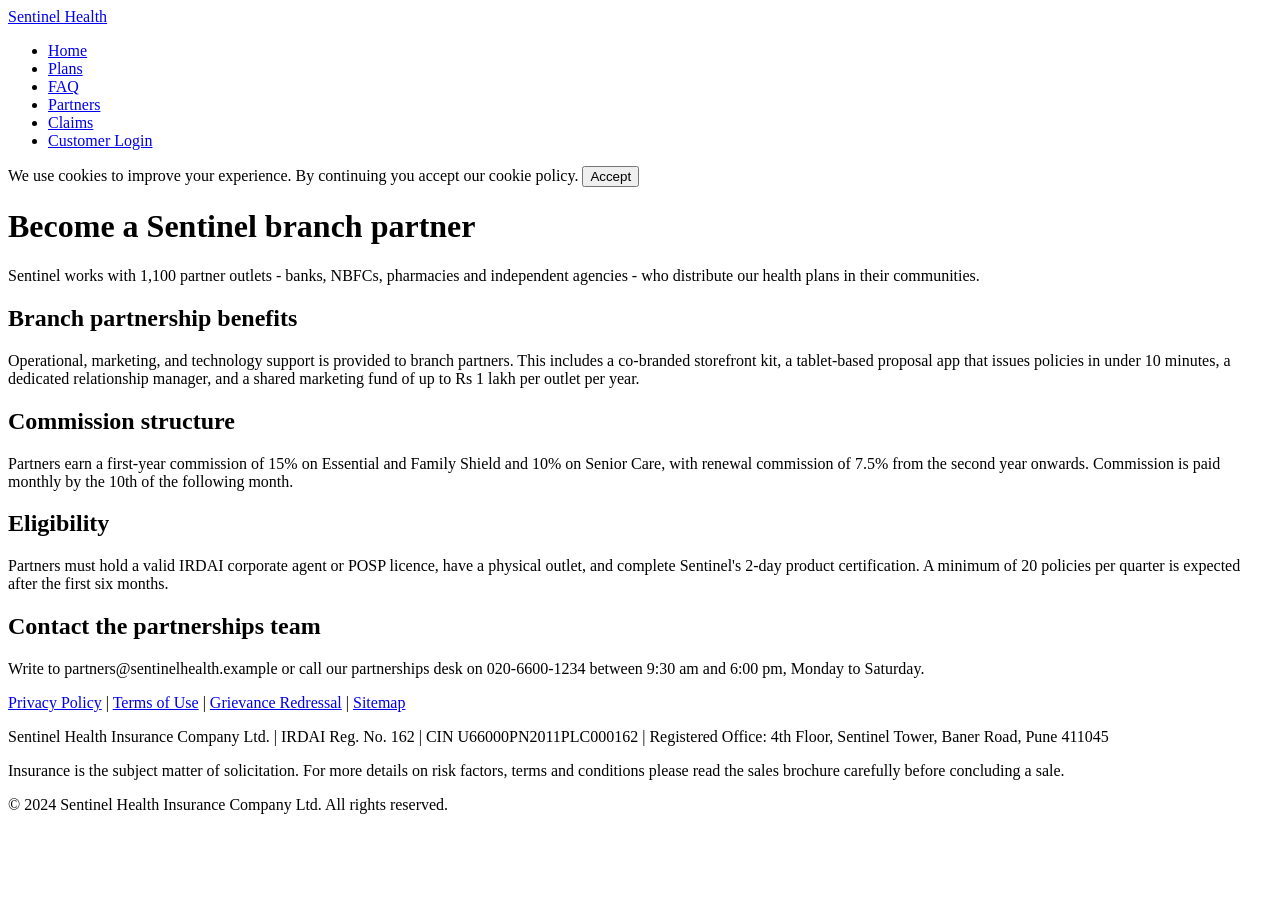
<file: q2_knowledge_base/sources/website/partners.html>
<!DOCTYPE html>
<html lang="en">
<head><meta charset="utf-8"><title>Branch Partners | Sentinel Health Insurance</title></head>
<body>
<header class="site-header">
  <a class="logo" href="/">Sentinel Health</a>
  <nav>
    <ul>
      <li><a href="/">Home</a></li>
      <li><a href="/plans.html">Plans</a></li>
      <li><a href="/faq.html">FAQ</a></li>
      <li><a href="/partners.html">Partners</a></li>
      <li><a href="/claims">Claims</a></li>
      <li><a href="/login">Customer Login</a></li>
    </ul>
  </nav>
</header>
<div class="cookie-banner">We use cookies to improve your experience. By continuing you accept our cookie policy. <button>Accept</button></div>

<main>
  <h1>Become a Sentinel branch partner</h1>
  <p>Sentinel works with 1,100 partner outlets - banks, NBFCs, pharmacies and independent agencies - who distribute our health plans in their communities.</p>

  <h2>Branch partnership benefits</h2>
  <p>Operational, marketing, and technology support is provided to branch partners. This includes a co-branded storefront kit, a tablet-based proposal app that issues policies in under 10 minutes, a dedicated relationship manager, and a shared marketing fund of up to Rs 1 lakh per outlet per year.</p>

  <h2>Commission structure</h2>
  <p>Partners earn a first-year commission of 15% on Essential and Family Shield and 10% on Senior Care, with renewal commission of 7.5% from the second year onwards. Commission is paid monthly by the 10th of the following month.</p>

  <h2>Eligibility</h2>
  <p>Partners must hold a valid IRDAI corporate agent or POSP licence, have a physical outlet, and complete Sentinel's 2-day product certification. A minimum of 20 policies per quarter is expected after the first six months.</p>

  <h2>Contact the partnerships team</h2>
  <p>Write to partners@sentinelhealth.example or call our partnerships desk on 020-6600-1234 between 9:30 am and 6:00 pm, Monday to Saturday.</p>
</main>

<footer class="site-footer">
  <div class="footer-links">
    <a href="/privacy">Privacy Policy</a> | <a href="/terms">Terms of Use</a> | <a href="/grievance">Grievance Redressal</a> | <a href="/sitemap">Sitemap</a>
  </div>
  <p>Sentinel Health Insurance Company Ltd. | IRDAI Reg. No. 162 | CIN U66000PN2011PLC000162 | Registered Office: 4th Floor, Sentinel Tower, Baner Road, Pune 411045</p>
  <p>Insurance is the subject matter of solicitation. For more details on risk factors, terms and conditions please read the sales brochure carefully before concluding a sale.</p>
  <p>&copy; 2024 Sentinel Health Insurance Company Ltd. All rights reserved.</p>
</footer>
</body>
</html>
</file>
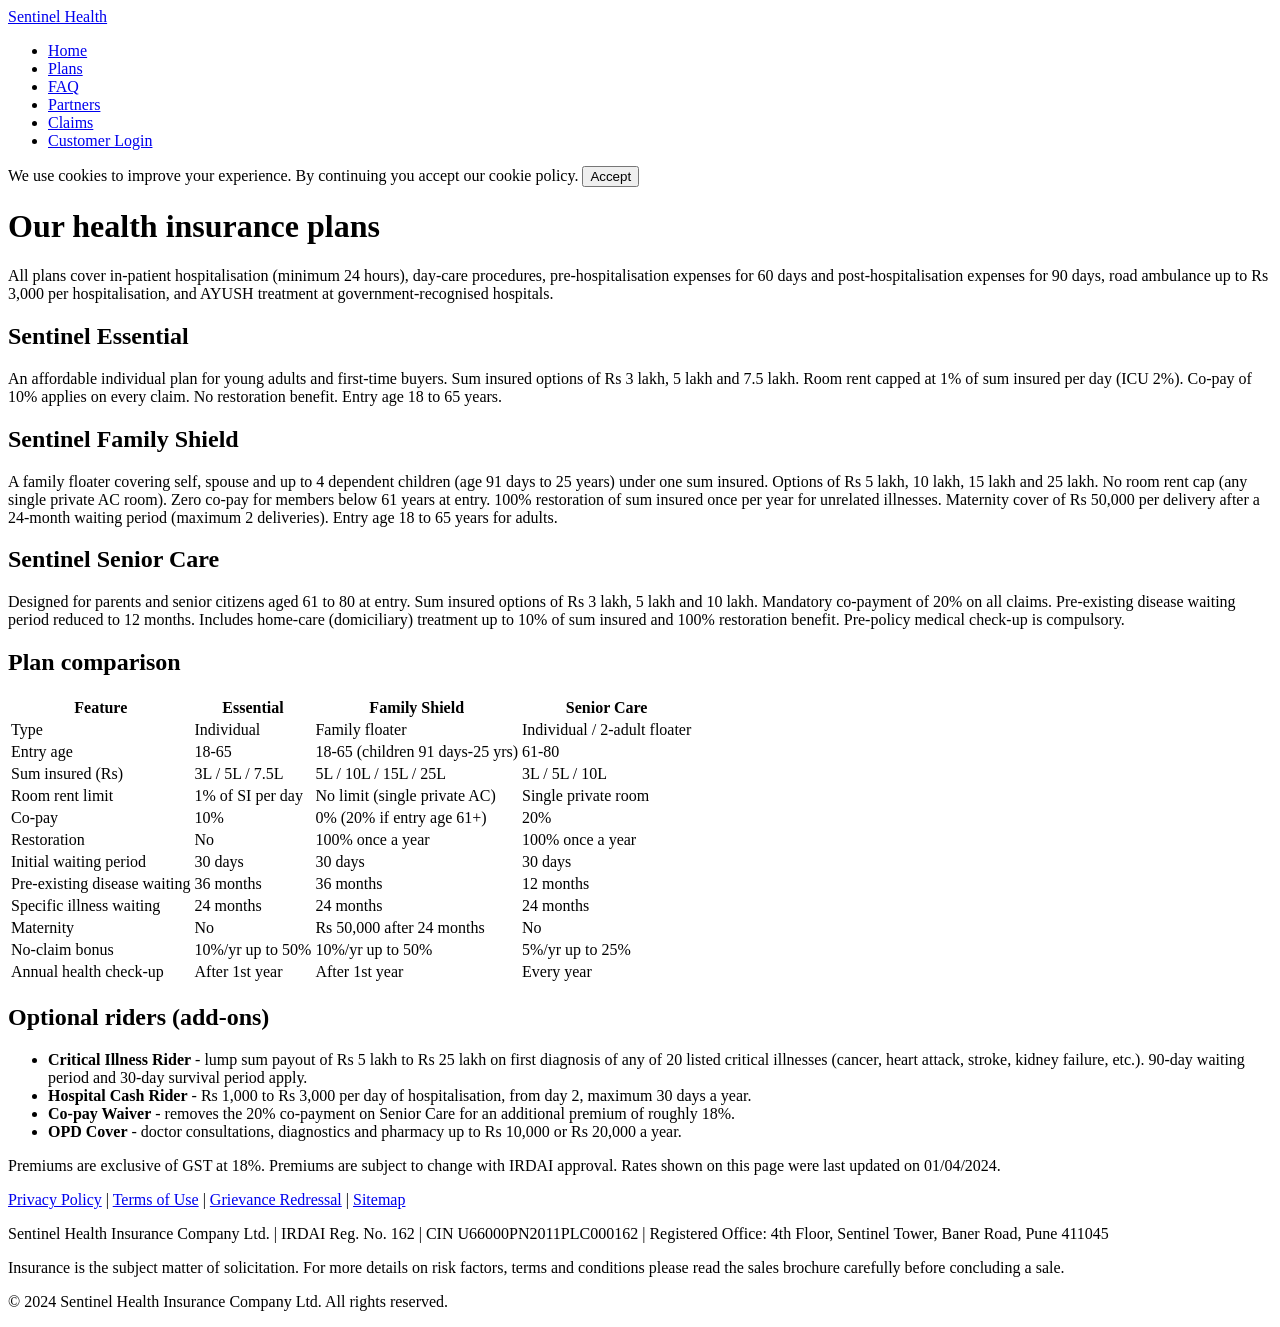
<file: q2_knowledge_base/sources/website/plans.html>
<!DOCTYPE html>
<html lang="en">
<head><meta charset="utf-8"><title>Plans | Sentinel Health Insurance</title></head>
<body>
<header class="site-header">
  <a class="logo" href="/">Sentinel Health</a>
  <nav>
    <ul>
      <li><a href="/">Home</a></li>
      <li><a href="/plans.html">Plans</a></li>
      <li><a href="/faq.html">FAQ</a></li>
      <li><a href="/partners.html">Partners</a></li>
      <li><a href="/claims">Claims</a></li>
      <li><a href="/login">Customer Login</a></li>
    </ul>
  </nav>
</header>
<div class="cookie-banner">We use cookies to improve your experience. By continuing you accept our cookie policy. <button>Accept</button></div>

<main>
  <h1>Our health insurance plans</h1>
  <p>All plans cover in-patient hospitalisation (minimum 24 hours), day-care procedures, pre-hospitalisation expenses for 60 days and post-hospitalisation expenses for 90 days, road ambulance up to Rs 3,000 per hospitalisation, and AYUSH treatment at government-recognised hospitals.</p>

  <h2>Sentinel Essential</h2>
  <p>An affordable individual plan for young adults and first-time buyers. Sum insured options of Rs 3 lakh, 5 lakh and 7.5 lakh. Room rent capped at 1% of sum insured per day (ICU 2%). Co-pay of 10% applies on every claim. No restoration benefit. Entry age 18 to 65 years.</p>

  <h2>Sentinel Family Shield</h2>
  <p>A family floater covering self, spouse and up to 4 dependent children (age 91 days to 25 years) under one sum insured. Options of Rs 5 lakh, 10 lakh, 15 lakh and 25 lakh. No room rent cap (any single private AC room). Zero co-pay for members below 61 years at entry. 100% restoration of sum insured once per year for unrelated illnesses. Maternity cover of Rs 50,000 per delivery after a 24-month waiting period (maximum 2 deliveries). Entry age 18 to 65 years for adults.</p>

  <h2>Sentinel Senior Care</h2>
  <p>Designed for parents and senior citizens aged 61 to 80 at entry. Sum insured options of Rs 3 lakh, 5 lakh and 10 lakh. Mandatory co-payment of 20% on all claims. Pre-existing disease waiting period reduced to 12 months. Includes home-care (domiciliary) treatment up to 10% of sum insured and 100% restoration benefit. Pre-policy medical check-up is compulsory.</p>

  <h2>Plan comparison</h2>
  <table class="comparison">
    <thead>
      <tr><th>Feature</th><th>Essential</th><th>Family Shield</th><th>Senior Care</th></tr>
    </thead>
    <tbody>
      <tr><td>Type</td><td>Individual</td><td>Family floater</td><td>Individual / 2-adult floater</td></tr>
      <tr><td>Entry age</td><td>18-65</td><td>18-65 (children 91 days-25 yrs)</td><td>61-80</td></tr>
      <tr><td>Sum insured (Rs)</td><td>3L / 5L / 7.5L</td><td>5L / 10L / 15L / 25L</td><td>3L / 5L / 10L</td></tr>
      <tr><td>Room rent limit</td><td>1% of SI per day</td><td>No limit (single private AC)</td><td>Single private room</td></tr>
      <tr><td>Co-pay</td><td>10%</td><td>0% (20% if entry age 61+)</td><td>20%</td></tr>
      <tr><td>Restoration</td><td>No</td><td>100% once a year</td><td>100% once a year</td></tr>
      <tr><td>Initial waiting period</td><td>30 days</td><td>30 days</td><td>30 days</td></tr>
      <tr><td>Pre-existing disease waiting</td><td>36 months</td><td>36 months</td><td>12 months</td></tr>
      <tr><td>Specific illness waiting</td><td>24 months</td><td>24 months</td><td>24 months</td></tr>
      <tr><td>Maternity</td><td>No</td><td>Rs 50,000 after 24 months</td><td>No</td></tr>
      <tr><td>No-claim bonus</td><td>10%/yr up to 50%</td><td>10%/yr up to 50%</td><td>5%/yr up to 25%</td></tr>
      <tr><td>Annual health check-up</td><td>After 1st year</td><td>After 1st year</td><td>Every year</td></tr>
    </tbody>
  </table>

  <h2>Optional riders (add-ons)</h2>
  <ul>
    <li><strong>Critical Illness Rider</strong> - lump sum payout of Rs 5 lakh to Rs 25 lakh on first diagnosis of any of 20 listed critical illnesses (cancer, heart attack, stroke, kidney failure, etc.). 90-day waiting period and 30-day survival period apply.</li>
    <li><strong>Hospital Cash Rider</strong> - Rs 1,000 to Rs 3,000 per day of hospitalisation, from day 2, maximum 30 days a year.</li>
    <li><strong>Co-pay Waiver</strong> - removes the 20% co-payment on Senior Care for an additional premium of roughly 18%.</li>
    <li><strong>OPD Cover</strong> - doctor consultations, diagnostics and pharmacy up to Rs 10,000 or Rs 20,000 a year.</li>
  </ul>

  <p class="small">Premiums are exclusive of GST at 18%. Premiums are subject to change with IRDAI approval. Rates shown on this page were last updated on 01/04/2024.</p>
</main>

<footer class="site-footer">
  <div class="footer-links">
    <a href="/privacy">Privacy Policy</a> | <a href="/terms">Terms of Use</a> | <a href="/grievance">Grievance Redressal</a> | <a href="/sitemap">Sitemap</a>
  </div>
  <p>Sentinel Health Insurance Company Ltd. | IRDAI Reg. No. 162 | CIN U66000PN2011PLC000162 | Registered Office: 4th Floor, Sentinel Tower, Baner Road, Pune 411045</p>
  <p>Insurance is the subject matter of solicitation. For more details on risk factors, terms and conditions please read the sales brochure carefully before concluding a sale.</p>
  <p>&copy; 2024 Sentinel Health Insurance Company Ltd. All rights reserved.</p>
</footer>
</body>
</html>
</file>
<file: static/app.css>
/* ── Sunfyre Design System ─────────────────────────────────────────── */
:root {
  --bg: #fefefe;
  --surface: #ffffff;
  --ink: #1c1917;
  --ink-secondary: #292524;
  --muted: #78716c;
  --line: #f0ece4;
  --line-hover: #fde68a;

  /* Gold palette */
  --gold-900: #78350f;
  --gold-800: #92400e;
  --gold-700: #b45309;
  --gold-600: #d97706;
  --gold-500: #f59e0b;
  --gold-400: #fbbf24;
  --gold-300: #fcd34d;
  --gold-200: #fde68a;
  --gold-100: #fef3c7;
  --gold-50:  #fffbeb;

  /* Semantic */
  --accent: var(--gold-600);
  --accent-soft: var(--gold-50);
  --accent-hover: var(--gold-700);
  --green: #047857;
  --red: #be123c;

  --shadow: 0 1px 3px rgba(120,113,108,.05), 0 6px 20px rgba(120,113,108,.04);
  --shadow-lg: 0 10px 32px rgba(217,119,6,.07), 0 2px 6px rgba(120,113,108,.05);
  --radius: 14px;
  --font: "Plus Jakarta Sans", "Inter", "Segoe UI", system-ui, sans-serif;
  --mono: "IBM Plex Mono", ui-monospace, Consolas, monospace;
}

* { box-sizing: border-box; }
html, body { height: 100%; }
html { -webkit-font-smoothing: antialiased; text-rendering: optimizeLegibility; }
body {
  margin: 0;
  font-family: var(--font);
  font-weight: 400;
  background:
    radial-gradient(ellipse 1000px 500px at -5% -15%, rgba(251,191,36,.06) 0%, transparent 55%),
    radial-gradient(ellipse 800px 400px at 105% -5%, rgba(245,158,11,.04) 0%, transparent 50%),
    var(--bg);
  color: var(--ink);
}
a { color: var(--accent); text-decoration: none; }
a:hover { color: var(--accent-hover); }
button, input, select { font-family: inherit; font-size: 13.5px; }

/* ── Topbar ────────────────────────────────────────────────────────── */
.topbar {
  position: sticky; top: 0; z-index: 20;
  display: flex; align-items: center; justify-content: space-between; gap: 16px;
  padding: 12px 24px;
  background: rgba(255,255,255,.92);
  backdrop-filter: blur(16px);
  border-bottom: 1px solid var(--line);
}
.brand { display: flex; align-items: center; gap: 11px; color: inherit; text-decoration: none; }
.mark {
  width: 32px; height: 32px; border-radius: 9px;
  background: linear-gradient(145deg, var(--gold-600) 0%, var(--gold-400) 100%);
  color: #fff; font-weight: 700; font-size: 11.5px;
  display: grid; place-items: center; letter-spacing: .03em;
  box-shadow: 0 4px 12px rgba(217,119,6,.20);
}
.brand h1 { margin: 0; font-size: 14px; font-weight: 600; letter-spacing: -.02em; color: var(--ink); }
.brand small { display: block; color: var(--muted); font-size: 11px; font-weight: 400; margin-top: 1px; }
.nav { display: flex; gap: 3px; flex-wrap: wrap; }
.nav a {
  padding: 6px 12px; border-radius: 999px; font-size: 12.5px; font-weight: 500;
  color: var(--muted); text-decoration: none;
  transition: background .12s ease, color .12s ease;
}
.nav a:hover { background: var(--gold-50); color: var(--gold-800); }
.nav a.active { background: var(--gold-600); color: #fff; }

/* ── Page container ────────────────────────────────────────────────── */
.page { max-width: 1080px; margin: 0 auto; padding: 36px 22px 64px; }
.hero { margin-bottom: 8px; }
.hero h2 {
  margin: 0 0 10px; font-size: 28px; letter-spacing: -.035em;
  line-height: 1.2; font-weight: 700; color: var(--ink);
}
.lede { margin: 0 0 28px; max-width: 580px; color: var(--muted); line-height: 1.65; font-size: 14.5px; font-weight: 400; }
.kicker {
  font-size: 11px; font-weight: 600; letter-spacing: .12em; text-transform: uppercase;
  color: var(--gold-600); margin: 0 0 10px;
}

/* ── Cards ──────────────────────────────────────────────────────────── */
.cards { display: grid; grid-template-columns: repeat(auto-fit, minmax(240px, 1fr)); gap: 14px; }
.tile {
  display: flex; flex-direction: column;
  background: var(--surface); border: 1px solid var(--line);
  border-radius: var(--radius); padding: 20px 20px 18px; box-shadow: var(--shadow);
  color: inherit; min-height: 160px; text-decoration: none;
  transition: transform .16s ease, border-color .16s ease, box-shadow .16s ease;
}
.tile:hover { transform: translateY(-3px); border-color: var(--gold-200); color: inherit; box-shadow: var(--shadow-lg); }
.tile h3 { margin: 0 0 6px; font-size: 15.5px; font-weight: 600; letter-spacing: -.015em; }
.tile p { margin: 0; color: var(--muted); font-size: 13px; line-height: 1.55; flex: 1; font-weight: 400; }
.tile .go { margin-top: 14px; font-size: 11.5px; font-weight: 600; color: var(--gold-700); letter-spacing: .01em; }
.tile.compact { min-height: 0; }
.tile.compact h3 { font-size: 14px; }

/* ── Stats ──────────────────────────────────────────────────────────── */
.stats { display: flex; gap: 10px; flex-wrap: wrap; margin: 0 0 22px; }
.stat {
  background: var(--surface); border: 1px solid var(--line); border-radius: 12px;
  padding: 10px 14px; min-width: 108px; box-shadow: var(--shadow);
}
.stat b { display: block; font-size: 17px; font-weight: 700; letter-spacing: -.03em; }
.stat span { color: var(--muted); font-size: 10.5px; font-weight: 600; letter-spacing: .04em; text-transform: uppercase; }

/* ── Buttons & Inputs ──────────────────────────────────────────────── */
.btn, button {
  border: 0; border-radius: 10px; padding: 9px 14px; font-weight: 600; cursor: pointer;
  background: var(--gold-600); color: #fff; font-size: 13px;
  transition: background .12s ease;
}
button:hover:not(:disabled) { background: var(--gold-700); }
button.secondary { background: #fff; color: var(--gold-800); border: 1px solid var(--line); }
button.secondary:hover { border-color: var(--gold-200); background: var(--gold-50); }
button.ghost { background: transparent; color: var(--gold-800); border: 1px solid var(--line); }
button.ghost:hover { border-color: var(--gold-200); background: var(--gold-50); }
button:disabled { opacity: .38; cursor: not-allowed; }
button:not(:disabled):hover { filter: brightness(1.03); }
input, select {
  border: 1px solid var(--line); border-radius: 10px; padding: 9px 12px;
  background: #fff; color: var(--ink); outline: none; font-weight: 400;
  transition: border-color .12s ease, box-shadow .12s ease;
}
input:focus, select:focus { border-color: var(--gold-500); box-shadow: 0 0 0 3px rgba(251,191,36,.15); }

/* ── Chat layout ───────────────────────────────────────────────────── */
.split { display: grid; grid-template-columns: 1.5fr .86fr; min-height: calc(100vh - 55px); }
.chat-pane { display: flex; flex-direction: column; padding: 18px 20px 16px; min-width: 0; }
.log {
  flex: 1; overflow: auto; background: var(--surface); border: 1px solid var(--line);
  border-radius: var(--radius); padding: 18px; box-shadow: var(--shadow);
}
.msg { max-width: 82%; padding: 10px 14px; border-radius: 14px; margin: 8px 0; line-height: 1.55; font-size: 13.5px; font-weight: 400; }
.msg.agent { background: var(--gold-50); border: 1px solid var(--gold-100); border-bottom-left-radius: 5px; }
.msg.cust { background: var(--gold-600); color: #fff; margin-left: auto; border-bottom-right-radius: 5px; }
.who { font-size: 10px; font-weight: 600; letter-spacing: .06em; text-transform: uppercase; opacity: .55; margin-bottom: 3px; }
.composer {
  display: flex; gap: 8px; margin-top: 12px; flex-wrap: wrap; align-items: center;
}
.composer input { flex: 1; min-width: 180px; }

/* ── Sidebar ───────────────────────────────────────────────────────── */
.side {
  border-left: 1px solid var(--line); background: rgba(255,251,235,.40);
  padding: 18px; overflow: auto;
}
.side h2 {
  margin: 20px 0 7px; font-size: 10.5px; font-weight: 600; letter-spacing: .10em;
  text-transform: uppercase; color: var(--muted);
}
.side h2:first-child { margin-top: 0; }
.card, .side-card {
  background: var(--surface); border: 1px solid var(--line); border-radius: 11px;
  padding: 11px 12px; box-shadow: var(--shadow); font-size: 13px; line-height: 1.5;
}
.pill {
  display: inline-block; padding: 3px 9px; border-radius: 999px; margin: 2px;
  background: var(--gold-50); color: var(--gold-800); font-size: 11.5px; font-weight: 600;
}
.pill.ok { background: #d1fae5; color: var(--green); }
.pill.warn { background: var(--gold-100); color: var(--gold-700); }
.pill.bad { background: #ffe4e6; color: var(--red); }
.cite { font-size: 11.5px; color: var(--muted); margin: 5px 0; font-family: var(--mono); word-break: break-word; }
.hint { color: var(--muted); font-size: 12.5px; line-height: 1.55; margin: 0 0 12px; font-weight: 400; }
.panel {
  background: var(--surface); border: 1px solid var(--line); border-radius: var(--radius);
  padding: 16px; box-shadow: var(--shadow); margin-bottom: 14px;
}

/* ── KB search results ─────────────────────────────────────────────── */
.hit { background: var(--surface); border: 1px solid var(--line); border-radius: var(--radius); padding: 18px; margin: 12px 0; box-shadow: var(--shadow); }
.hit h3 { margin: 0 0 8px; font-size: 15px; font-weight: 600; letter-spacing: -.015em; }
.hit p { margin: 10px 0; line-height: 1.55; color: #44403c; font-size: 13.5px; }
.high { color: var(--green); font-weight: 600; }
.medium { color: var(--gold-700); font-weight: 600; }
.low { color: var(--red); font-weight: 600; }
.bar { display: flex; gap: 8px; flex-wrap: wrap; }
.bar input { flex: 1; min-width: 220px; }
.meta { margin: 14px 0; color: var(--muted); font-size: 12.5px; }

/* ── Q4 dashboard ──────────────────────────────────────────────────── */
.toolbar { display: flex; gap: 8px; flex-wrap: wrap; padding: 16px 22px 8px; }
.toolbar button { background: #fff; color: var(--gold-800); border: 1px solid var(--line); font-size: 12px; }
.toolbar button:hover { border-color: var(--gold-400); color: var(--gold-700); background: var(--gold-50); }
.dash { display: grid; grid-template-columns: 1.1fr 1fr; gap: 14px; padding: 8px 22px 28px; }
.nudge { border-left: 3px solid var(--gold-500); padding: 10px 12px; margin: 8px 0; background: var(--gold-50); border-radius: 0 10px 10px 0; font-size: 13px; line-height: 1.5; }
.nudge.compliance_gap, .nudge.rising_frustration { border-color: var(--red); background: #fff1f2; }
.line { margin: 8px 0; font-size: 13.5px; line-height: 1.5; }
.line.customer { color: var(--gold-700); }
.line.agent { color: var(--ink); }
table { width: 100%; border-collapse: collapse; font-size: 12.5px; }
th, td { padding: 8px 8px; border-bottom: 1px solid var(--line); text-align: left; }
th { color: var(--muted); font-size: 10.5px; font-weight: 600; letter-spacing: .06em; text-transform: uppercase; }

/* ── Footer ────────────────────────────────────────────────────────── */
.footer {
  margin-top: 40px; padding-top: 18px; border-top: 1px solid var(--line);
  color: var(--muted); font-size: 11.5px;
}

/* ── Responsive ────────────────────────────────────────────────────── */
@media (max-width: 900px) {
  .split, .dash { grid-template-columns: 1fr; }
  .side { border-left: 0; border-top: 1px solid var(--line); }
  .hero h2 { font-size: 24px; }
  .topbar { flex-wrap: wrap; }
}
</file>
